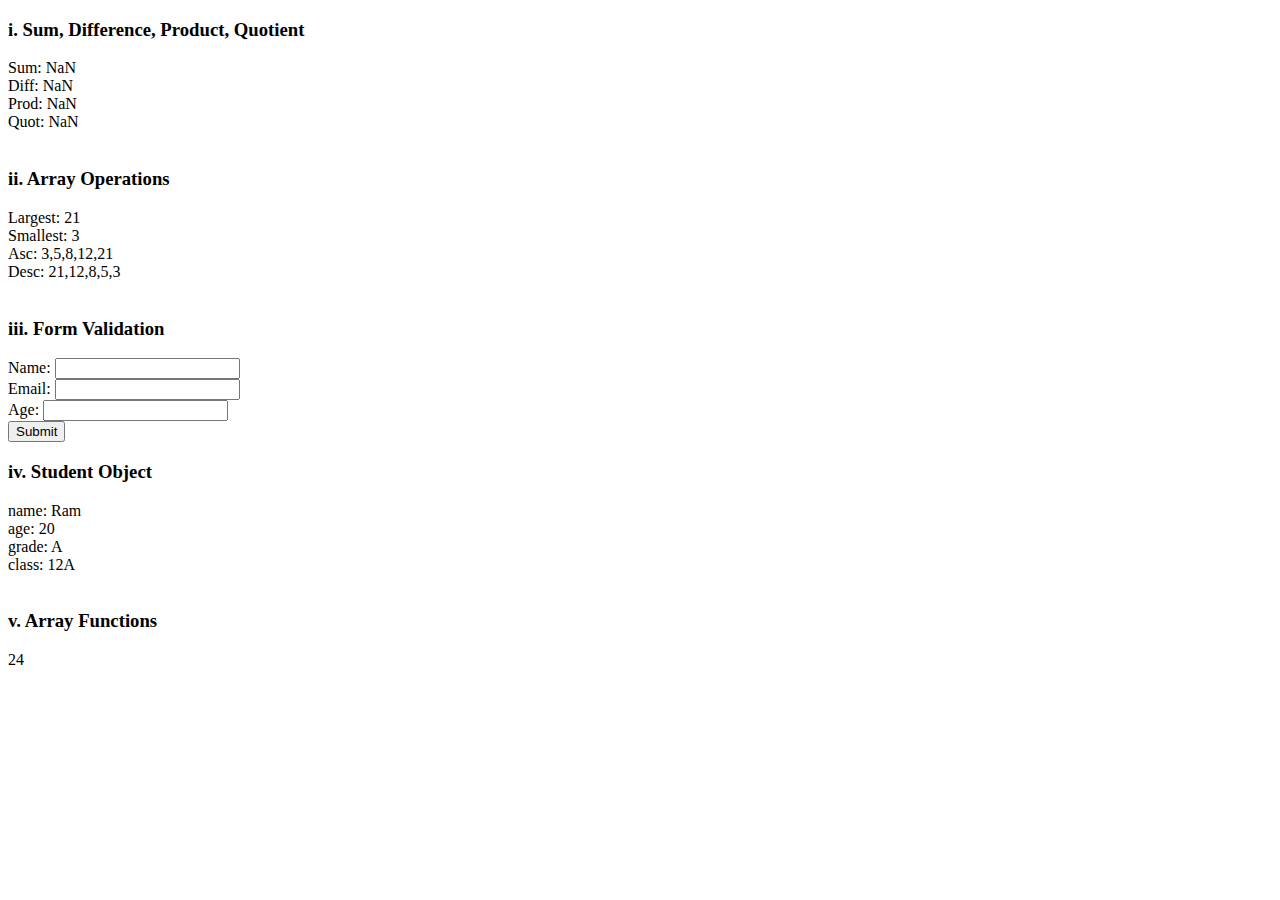
<file: assignment5/index.html>
<!DOCTYPE html>
<html>
<body>

<h3>i. Sum, Difference, Product, Quotient</h3>
<script>
var a = parseInt(prompt("Enter first number:"));
var b = parseInt(prompt("Enter second number:"));
document.write("Sum: " + (a+b) + "<br>");
document.write("Diff: " + (a-b) + "<br>");
document.write("Prod: " + (a*b) + "<br>");
document.write("Quot: " + (a/b) + "<br><br>");
</script>

<h3>ii. Array Operations</h3>
<script>
var arr = [12, 5, 8, 21, 3];
document.write("Largest: " + Math.max(...arr) + "<br>");
document.write("Smallest: " + Math.min(...arr) + "<br>");
document.write("Asc: " + arr.slice().sort((x,y)=>x-y) + "<br>");
document.write("Desc: " + arr.slice().sort((x,y)=>y-x) + "<br><br>");
</script>

<h3>iii. Form Validation</h3>
<form onsubmit="return check()">
Name: <input type="text" id="n"><br>
Email: <input type="text" id="e"><br>
Age: <input type="text" id="g"><br>
<input type="submit" value="Submit">
</form>
<script>
function check(){
  var n=document.getElementById("n").value;
  var e=document.getElementById("e").value;
  var g=parseInt(document.getElementById("g").value);
  if(n==""){alert("Enter name");return false;}
  if(!/^[^\s@]+@[^\s@]+\.[^\s@]+$/.test(e)){alert("Invalid email");return false;}
  if(g<18||g>100||isNaN(g)){alert("Invalid age");return false;}
  alert("Form OK");
  return true;
}
</script>

<h3>iv. Student Object</h3>
<script>
var st={name:"Ram",age:20,grade:"B"};
st.class="12A";
st.grade="A";
for(var k in st){document.write(k+": "+st[k]+"<br>");}
document.write("<br>");
</script>

<h3>v. Array Functions</h3>
<script>
function fun(arr){
  var r=arr.filter(x=>x%2==0).map(x=>x*2).reduce((s,x)=>s+x,0);
  return r;
}
document.write(fun([1,2,3,4,5,6]));
</script>

</body>
</html>
</file>
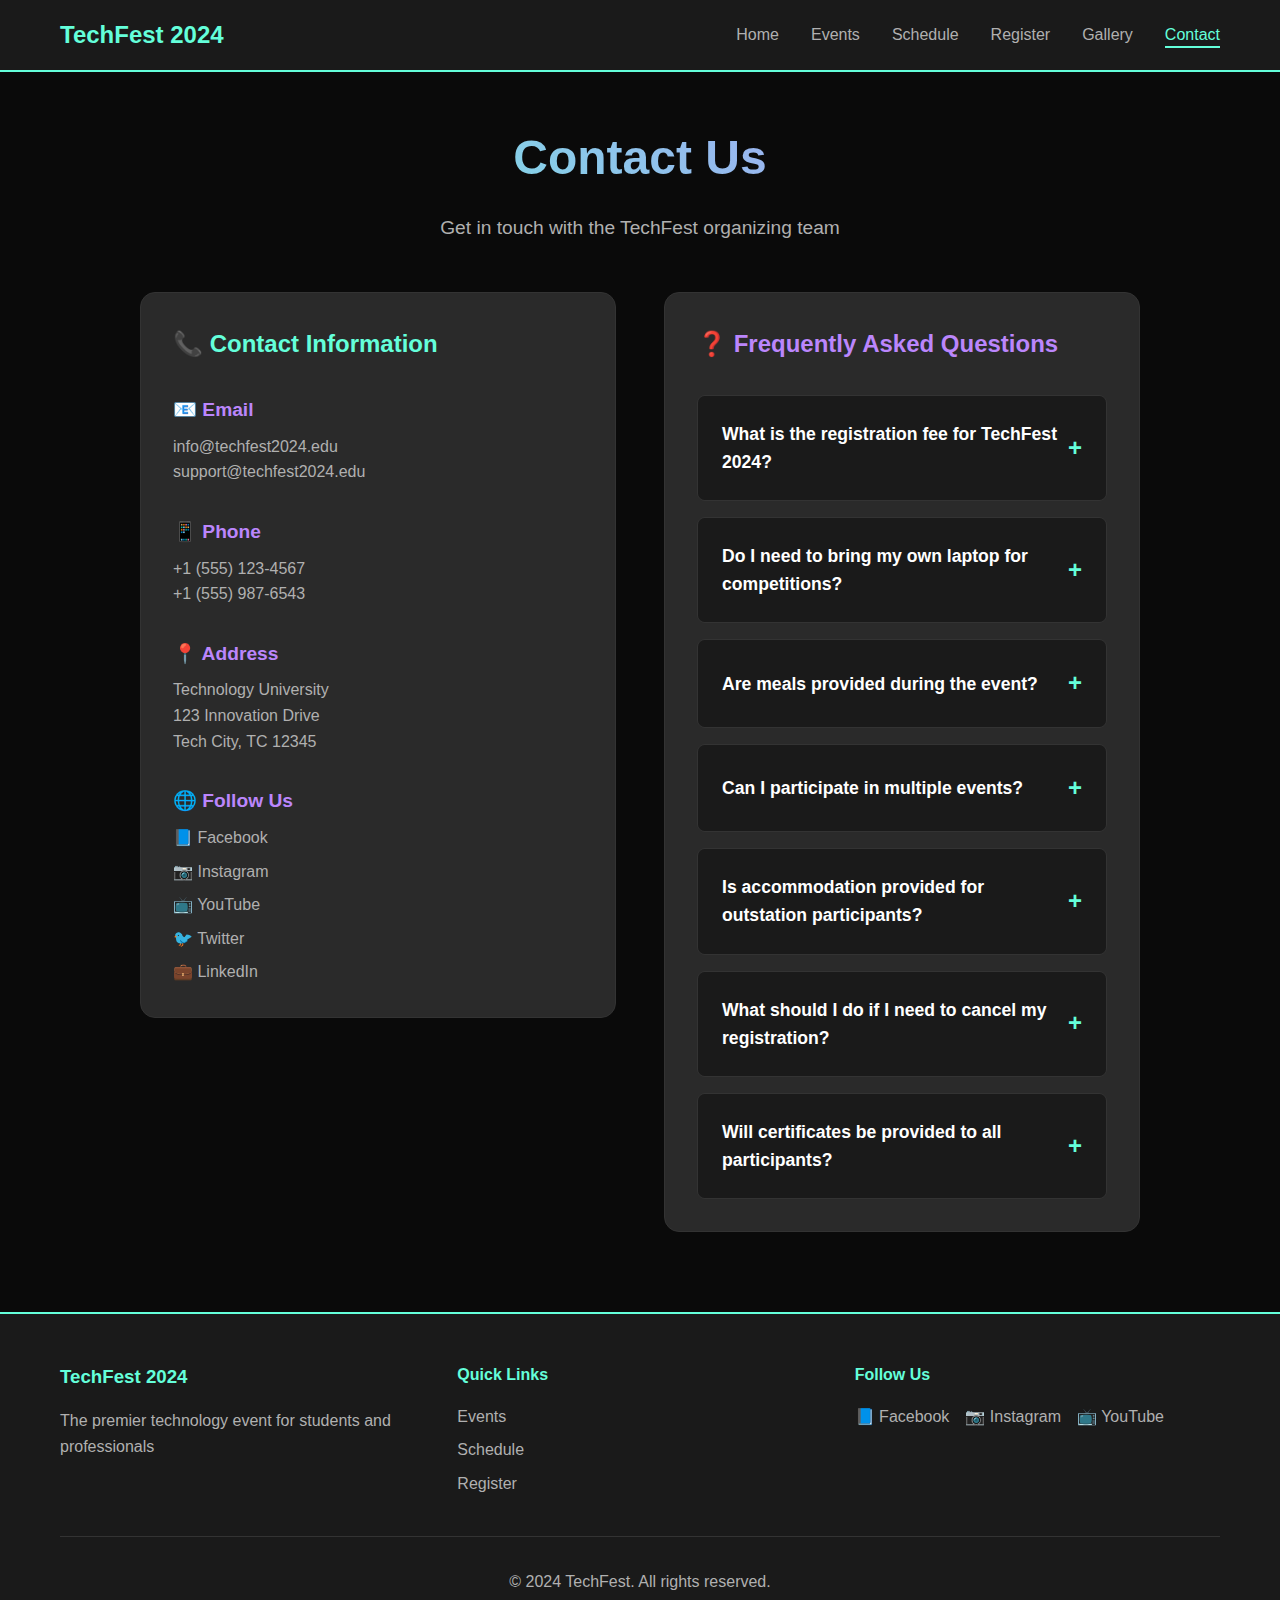
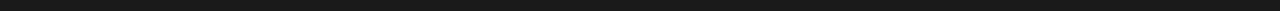
<file: assignment3&4/contact.html>
<!DOCTYPE html>
<html lang="en">
<head>
    <meta charset="UTF-8">
    <meta name="viewport" content="width=device-width, initial-scale=1.0">
    <title>Contact & FAQs - TechFest 2024</title>
    <link rel="stylesheet" href="style.css">
</head>
<body>
    <!-- Navigation -->
    <nav class="navbar">
        <div class="nav-container">
            <div class="nav-logo">
                <h2>TechFest 2024</h2>
            </div>
            <ul class="nav-menu">
                <li class="nav-item">
                    <a href="index.html" class="nav-link">Home</a>
                </li>
                <li class="nav-item">
                    <a href="events.html" class="nav-link">Events</a>
                </li>
                <li class="nav-item">
                    <a href="schedule.html" class="nav-link">Schedule</a>
                </li>
                <li class="nav-item">
                    <a href="register.html" class="nav-link">Register</a>
                </li>
                <li class="nav-item">
                    <a href="gallery.html" class="nav-link">Gallery</a>
                </li>
                <li class="nav-item">
                    <a href="contact.html" class="nav-link active">Contact</a>
                </li>
            </ul>
            <div class="hamburger">
                <span class="bar"></span>
                <span class="bar"></span>
                <span class="bar"></span>
            </div>
        </div>
    </nav>

    <!-- Contact Section -->
    <section class="contact-section">
        <div class="container">
            <h1 class="page-title">Contact Us</h1>
            <p class="page-description">Get in touch with the TechFest organizing team</p>

            <div class="contact-content">
                <div class="contact-info">
                    <h2>📞 Contact Information</h2>
                    <div class="contact-details">
                        <div class="contact-item">
                            <h3>📧 Email</h3>
                            <p>info@techfest2024.edu</p>
                            <p>support@techfest2024.edu</p>
                        </div>
                        
                        <div class="contact-item">
                            <h3>📱 Phone</h3>
                            <p>+1 (555) 123-4567</p>
                            <p>+1 (555) 987-6543</p>
                        </div>
                        
                        <div class="contact-item">
                            <h3>📍 Address</h3>
                            <p>Technology University<br>
                            123 Innovation Drive<br>
                            Tech City, TC 12345</p>
                        </div>
                        
                        <div class="contact-item">
                            <h3>🌐 Follow Us</h3>
                            <div class="social-links-contact">
                                <a href="#" class="social-link-contact">📘 Facebook</a>
                                <a href="#" class="social-link-contact">📷 Instagram</a>
                                <a href="#" class="social-link-contact">📺 YouTube</a>
                                <a href="#" class="social-link-contact">🐦 Twitter</a>
                                <a href="#" class="social-link-contact">💼 LinkedIn</a>
                            </div>
                        </div>
                    </div>
                </div>

                <div class="faq-section">
                    <h2>❓ Frequently Asked Questions</h2>
                    <div class="faq-container">
                        <div class="faq-item">
                            <div class="faq-question">
                                <h3>What is the registration fee for TechFest 2024?</h3>
                                <span class="faq-toggle">+</span>
                            </div>
                            <div class="faq-answer">
                                <p>TechFest 2024 is completely free for all students and professionals. We believe in making technology education accessible to everyone. Just register online and join us!</p>
                            </div>
                        </div>

                        <div class="faq-item">
                            <div class="faq-question">
                                <h3>Do I need to bring my own laptop for competitions?</h3>
                                <span class="faq-toggle">+</span>
                            </div>
                            <div class="faq-answer">
                                <p>Yes, participants are required to bring their own laptops for coding competitions and workshops. Make sure your device is fully charged and has the necessary software installed. We'll provide power outlets and WiFi.</p>
                            </div>
                        </div>

                        <div class="faq-item">
                            <div class="faq-question">
                                <h3>Are meals provided during the event?</h3>
                                <span class="faq-toggle">+</span>
                            </div>
                            <div class="faq-answer">
                                <p>Yes! We provide complimentary breakfast, lunch, and dinner for all three days. We also have snacks and beverages available throughout the event. Special dietary requirements can be accommodated - just mention them during registration.</p>
                            </div>
                        </div>

                        <div class="faq-item">
                            <div class="faq-question">
                                <h3>Can I participate in multiple events?</h3>
                                <span class="faq-toggle">+</span>
                            </div>
                            <div class="faq-answer">
                                <p>You can participate in multiple events as long as they don't conflict with each other time-wise. Check the schedule page to plan your participation. However, you can only win prizes in one main competition category.</p>
                            </div>
                        </div>

                        <div class="faq-item">
                            <div class="faq-question">
                                <h3>Is accommodation provided for outstation participants?</h3>
                                <span class="faq-toggle">+</span>
                            </div>
                            <div class="faq-answer">
                                <p>We can help arrange accommodation at nearby hostels and budget hotels. Contact us at least 2 weeks before the event with your accommodation requirements. We'll provide a list of recommended places with special rates for TechFest participants.</p>
                            </div>
                        </div>

                        <div class="faq-item">
                            <div class="faq-question">
                                <h3>What should I do if I need to cancel my registration?</h3>
                                <span class="faq-toggle">+</span>
                            </div>
                            <div class="faq-answer">
                                <p>You can cancel your registration up to 48 hours before the event by sending an email to support@techfest2024.edu. Since the event is free, there are no cancellation fees. This helps us manage capacity and resources better.</p>
                            </div>
                        </div>

                        <div class="faq-item">
                            <div class="faq-question">
                                <h3>Will certificates be provided to all participants?</h3>
                                <span class="faq-toggle">+</span>
                            </div>
                            <div class="faq-answer">
                                <p>Yes! All registered participants will receive a digital certificate of participation. Winners of competitions will receive special achievement certificates. Certificates will be emailed within one week after the event concludes.</p>
                            </div>
                        </div>
                    </div>
                </div>
            </div>
        </div>
    </section>

    <!-- Footer -->
    <footer class="footer">
        <div class="container">
            <div class="footer-content">
                <div class="footer-section">
                    <h3>TechFest 2024</h3>
                    <p>The premier technology event for students and professionals</p>
                </div>
                <div class="footer-section">
                    <h4>Quick Links</h4>
                    <ul>
                        <li><a href="events.html">Events</a></li>
                        <li><a href="schedule.html">Schedule</a></li>
                        <li><a href="register.html">Register</a></li>
                    </ul>
                </div>
                <div class="footer-section">
                    <h4>Follow Us</h4>
                    <div class="social-links">
                        <a href="#" class="social-link">📘 Facebook</a>
                        <a href="#" class="social-link">📷 Instagram</a>
                        <a href="#" class="social-link">📺 YouTube</a>
                    </div>
                </div>
            </div>
            <div class="footer-bottom">
                <p>&copy; 2024 TechFest. All rights reserved.</p>
            </div>
        </div>
    </footer>

    <script src="script.js"></script>
</body>
</html>
</file>
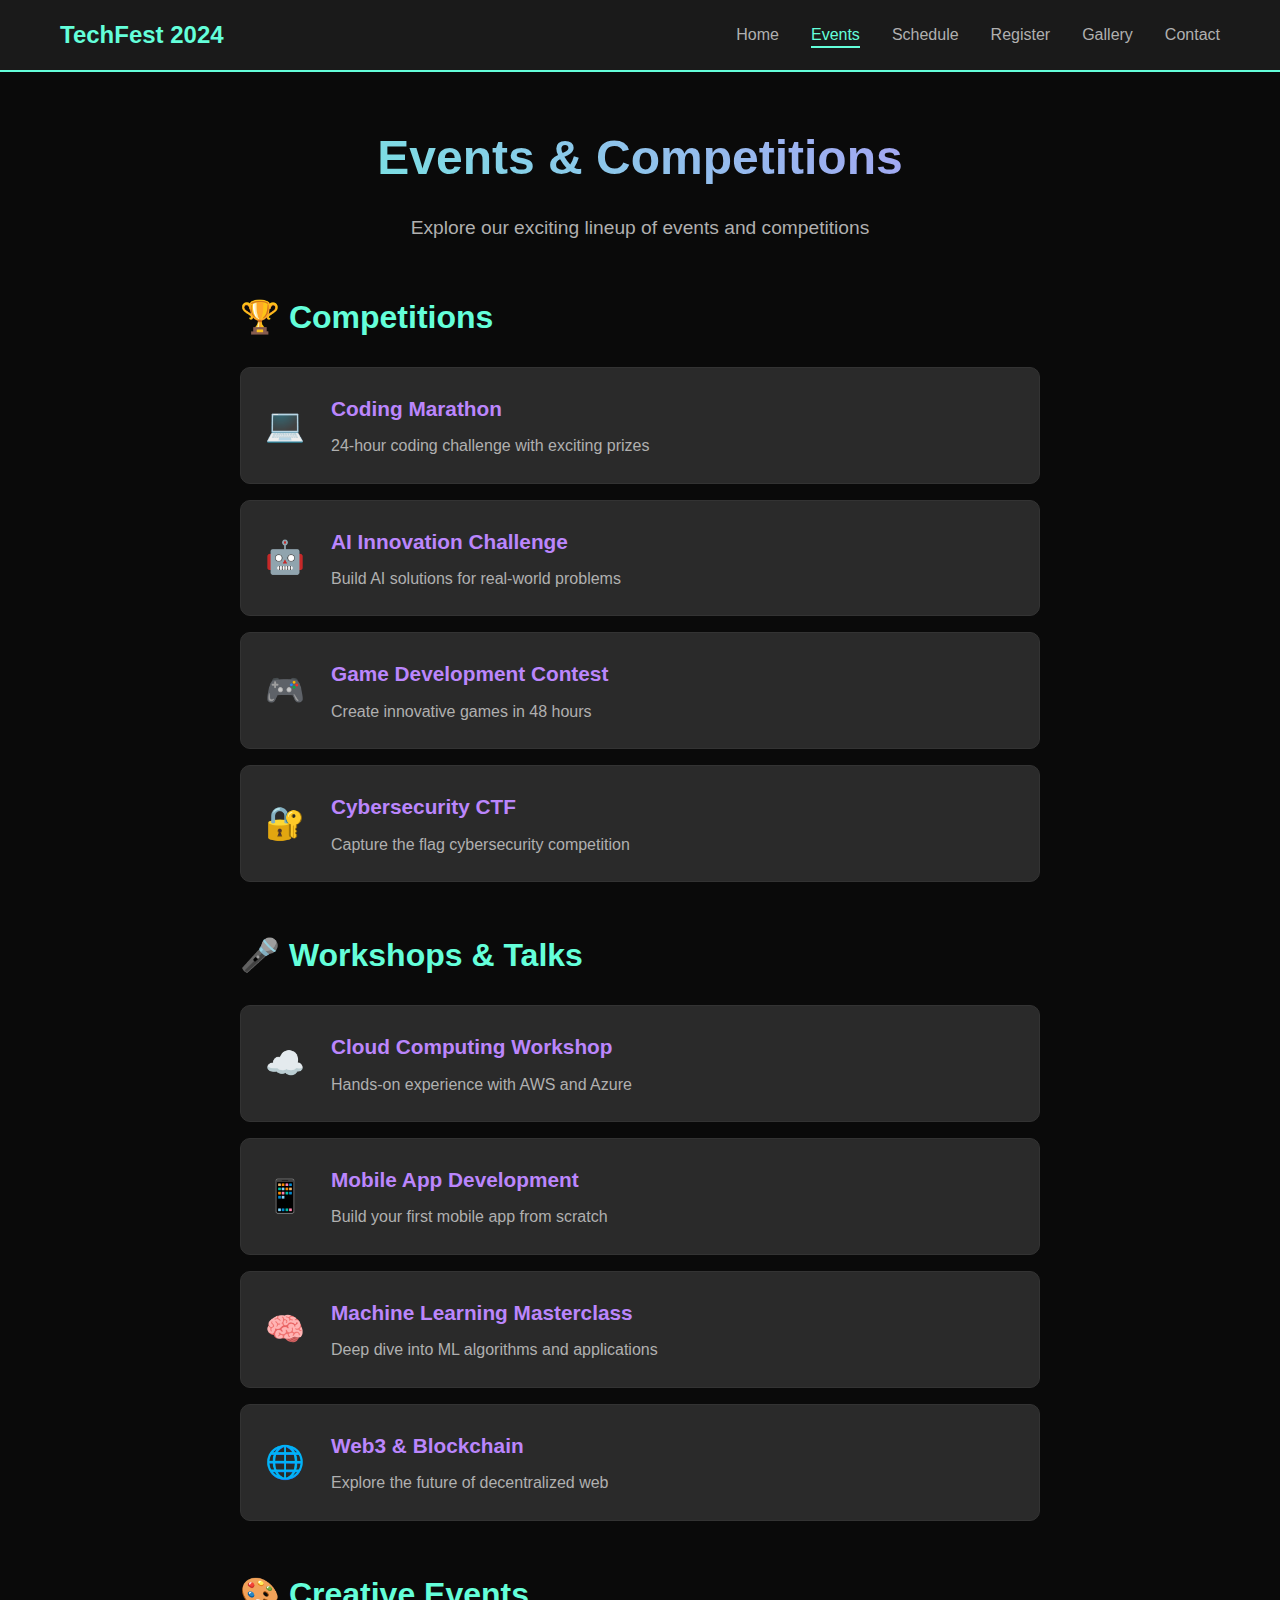
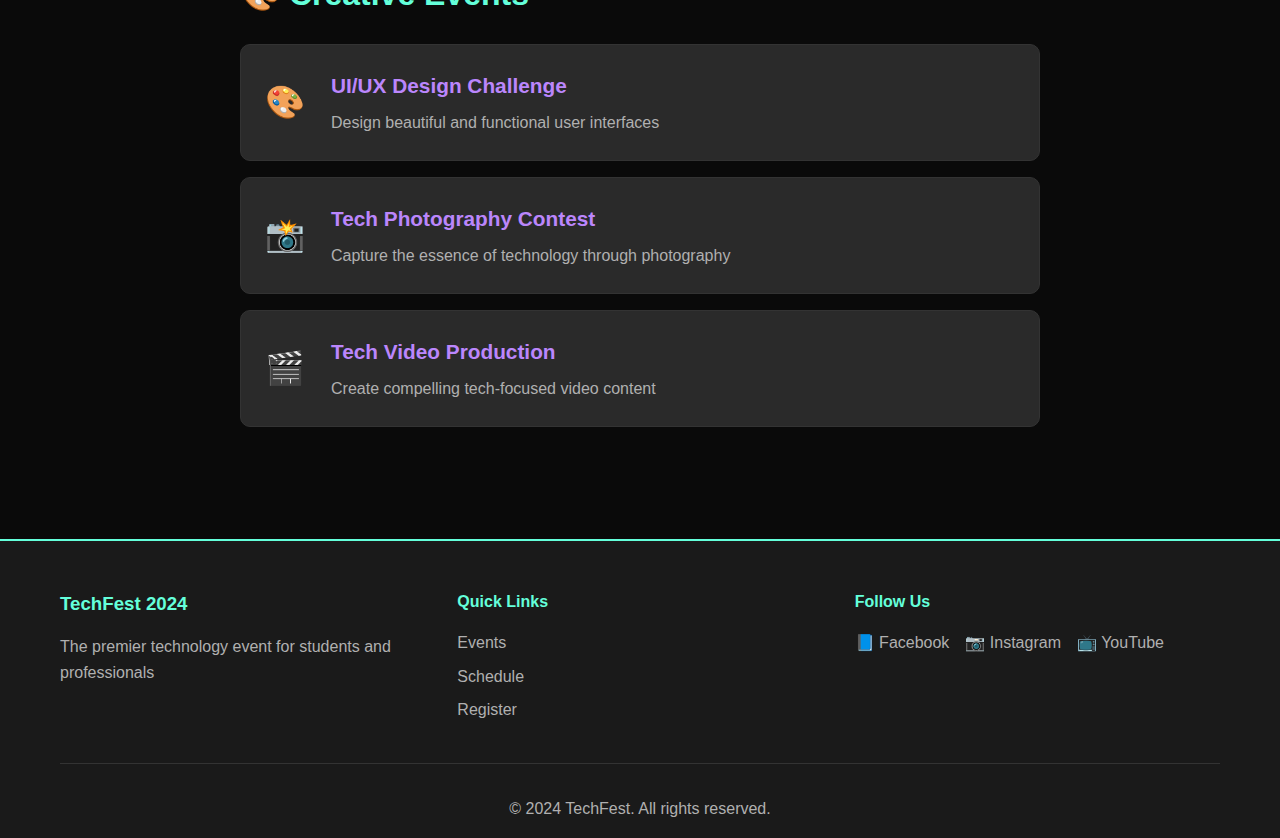
<file: assignment3&4/events.html>
<!DOCTYPE html>
<html lang="en">
<head>
    <meta charset="UTF-8">
    <meta name="viewport" content="width=device-width, initial-scale=1.0">
    <title>Events - TechFest 2024</title>
    <link rel="stylesheet" href="style.css">
</head>
<body>
    <!-- Navigation -->
    <nav class="navbar">
        <div class="nav-container">
            <div class="nav-logo">
                <h2>TechFest 2024</h2>
            </div>
            <ul class="nav-menu">
                <li class="nav-item">
                    <a href="index.html" class="nav-link">Home</a>
                </li>
                <li class="nav-item">
                    <a href="events.html" class="nav-link active">Events</a>
                </li>
                <li class="nav-item">
                    <a href="schedule.html" class="nav-link">Schedule</a>
                </li>
                <li class="nav-item">
                    <a href="register.html" class="nav-link">Register</a>
                </li>
                <li class="nav-item">
                    <a href="gallery.html" class="nav-link">Gallery</a>
                </li>
                <li class="nav-item">
                    <a href="contact.html" class="nav-link">Contact</a>
                </li>
            </ul>
            <div class="hamburger">
                <span class="bar"></span>
                <span class="bar"></span>
                <span class="bar"></span>
            </div>
        </div>
    </nav>

    <!-- Events Section -->
    <section class="events-section">
        <div class="container">
            <h1 class="page-title">Events & Competitions</h1>
            <p class="page-description">Explore our exciting lineup of events and competitions</p>

            <div class="events-categories">
                <h2 class="category-title">🏆 Competitions</h2>
                <ul class="events-list">
                    <li class="event-item">
                        <span class="event-icon">💻</span>
                        <div class="event-details">
                            <h3>Coding Marathon</h3>
                            <p>24-hour coding challenge with exciting prizes</p>
                        </div>
                    </li>
                    <li class="event-item">
                        <span class="event-icon">🤖</span>
                        <div class="event-details">
                            <h3>AI Innovation Challenge</h3>
                            <p>Build AI solutions for real-world problems</p>
                        </div>
                    </li>
                    <li class="event-item">
                        <span class="event-icon">🎮</span>
                        <div class="event-details">
                            <h3>Game Development Contest</h3>
                            <p>Create innovative games in 48 hours</p>
                        </div>
                    </li>
                    <li class="event-item">
                        <span class="event-icon">🔐</span>
                        <div class="event-details">
                            <h3>Cybersecurity CTF</h3>
                            <p>Capture the flag cybersecurity competition</p>
                        </div>
                    </li>
                </ul>

                <h2 class="category-title">🎤 Workshops & Talks</h2>
                <ol class="events-list">
                    <li class="event-item">
                        <span class="event-icon">☁️</span>
                        <div class="event-details">
                            <h3>Cloud Computing Workshop</h3>
                            <p>Hands-on experience with AWS and Azure</p>
                        </div>
                    </li>
                    <li class="event-item">
                        <span class="event-icon">📱</span>
                        <div class="event-details">
                            <h3>Mobile App Development</h3>
                            <p>Build your first mobile app from scratch</p>
                        </div>
                    </li>
                    <li class="event-item">
                        <span class="event-icon">🧠</span>
                        <div class="event-details">
                            <h3>Machine Learning Masterclass</h3>
                            <p>Deep dive into ML algorithms and applications</p>
                        </div>
                    </li>
                    <li class="event-item">
                        <span class="event-icon">🌐</span>
                        <div class="event-details">
                            <h3>Web3 & Blockchain</h3>
                            <p>Explore the future of decentralized web</p>
                        </div>
                    </li>
                </ol>

                <h2 class="category-title">🎨 Creative Events</h2>
                <ul class="events-list">
                    <li class="event-item">
                        <span class="event-icon">🎨</span>
                        <div class="event-details">
                            <h3>UI/UX Design Challenge</h3>
                            <p>Design beautiful and functional user interfaces</p>
                        </div>
                    </li>
                    <li class="event-item">
                        <span class="event-icon">📸</span>
                        <div class="event-details">
                            <h3>Tech Photography Contest</h3>
                            <p>Capture the essence of technology through photography</p>
                        </div>
                    </li>
                    <li class="event-item">
                        <span class="event-icon">🎬</span>
                        <div class="event-details">
                            <h3>Tech Video Production</h3>
                            <p>Create compelling tech-focused video content</p>
                        </div>
                    </li>
                </ul>
            </div>
        </div>
    </section>

    <!-- Footer -->
    <footer class="footer">
        <div class="container">
            <div class="footer-content">
                <div class="footer-section">
                    <h3>TechFest 2024</h3>
                    <p>The premier technology event for students and professionals</p>
                </div>
                <div class="footer-section">
                    <h4>Quick Links</h4>
                    <ul>
                        <li><a href="events.html">Events</a></li>
                        <li><a href="schedule.html">Schedule</a></li>
                        <li><a href="register.html">Register</a></li>
                    </ul>
                </div>
                <div class="footer-section">
                    <h4>Follow Us</h4>
                    <div class="social-links">
                        <a href="#" class="social-link">📘 Facebook</a>
                        <a href="#" class="social-link">📷 Instagram</a>
                        <a href="#" class="social-link">📺 YouTube</a>
                    </div>
                </div>
            </div>
            <div class="footer-bottom">
                <p>&copy; 2024 TechFest. All rights reserved.</p>
            </div>
        </div>
    </footer>

    <script src="script.js"></script>
</body>
</html>
</file>
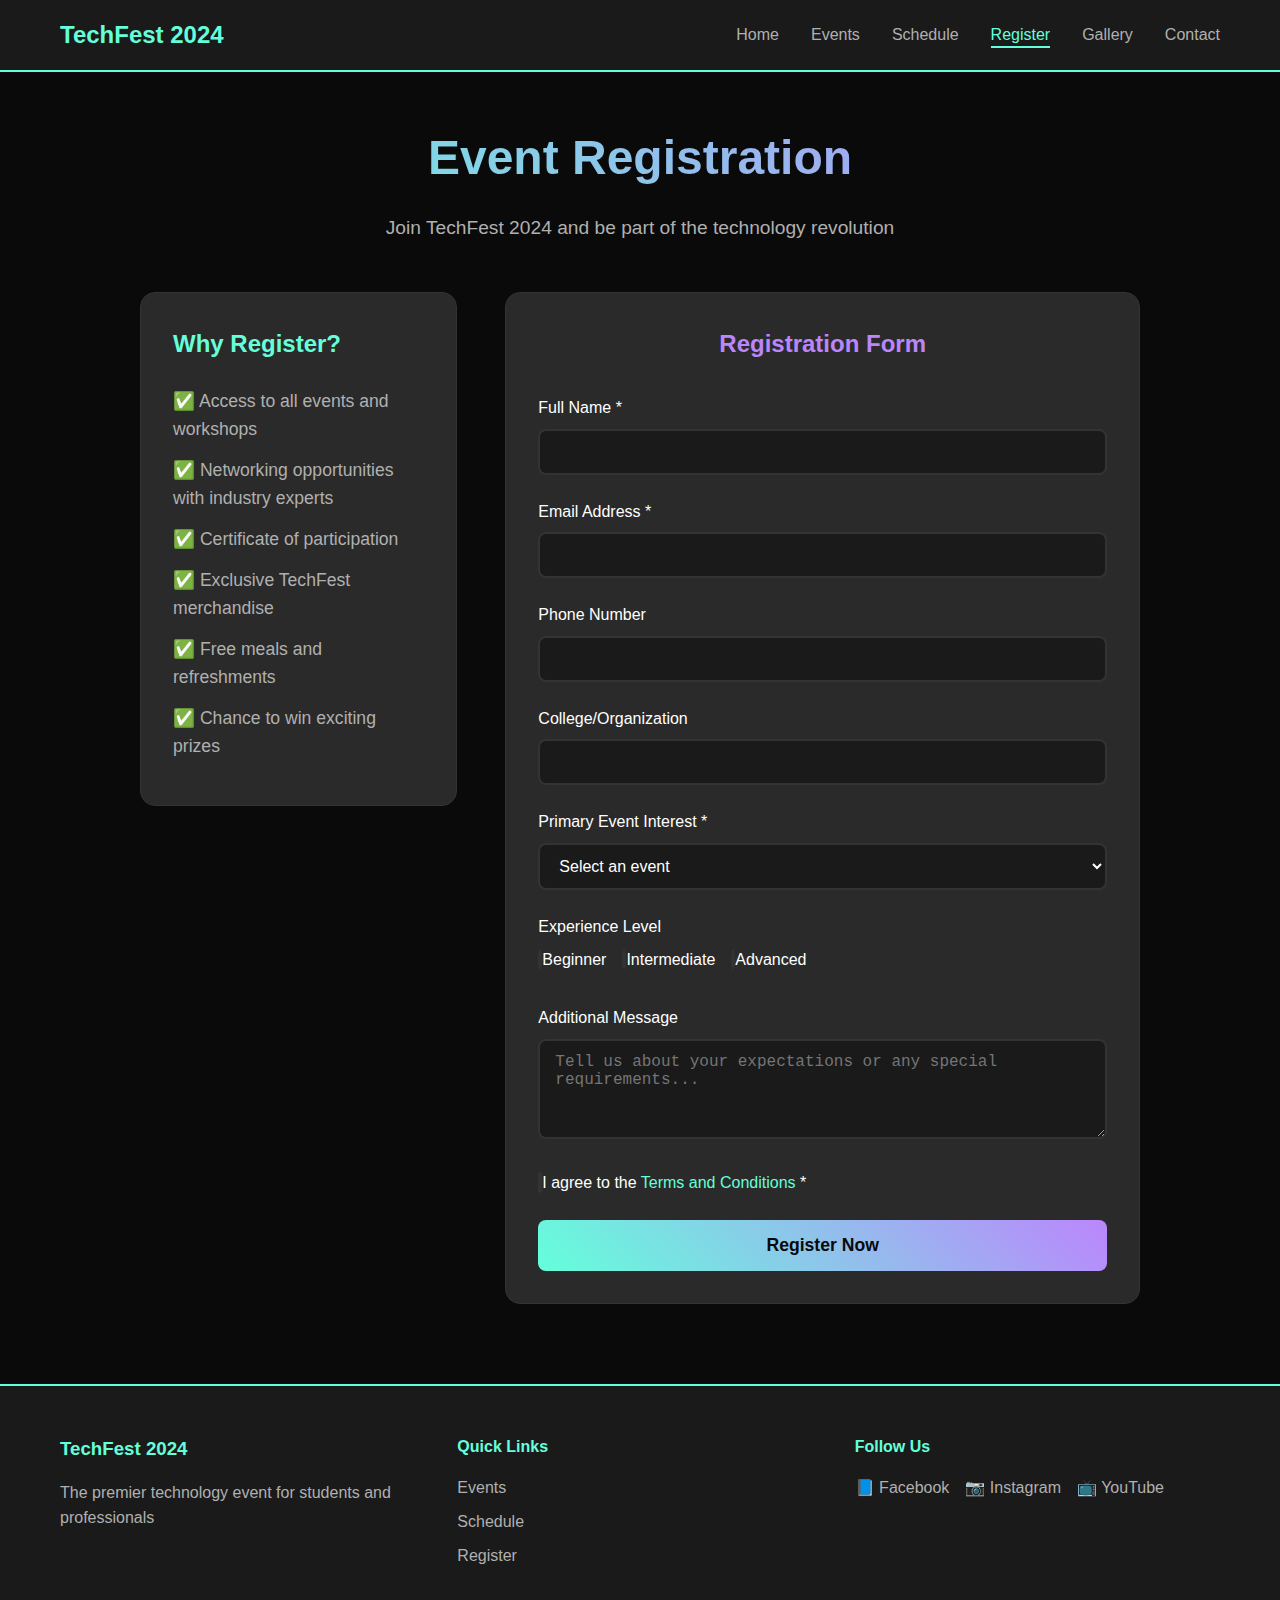
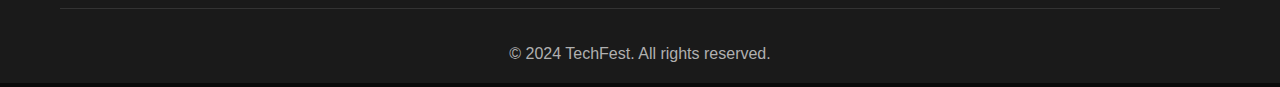
<file: assignment3&4/register.html>
<!DOCTYPE html>
<html lang="en">
<head>
    <meta charset="UTF-8">
    <meta name="viewport" content="width=device-width, initial-scale=1.0">
    <title>Register - TechFest 2024</title>
    <link rel="stylesheet" href="style.css">
</head>
<body>
    <!-- Navigation -->
    <nav class="navbar">
        <div class="nav-container">
            <div class="nav-logo">
                <h2>TechFest 2024</h2>
            </div>
            <ul class="nav-menu">
                <li class="nav-item">
                    <a href="index.html" class="nav-link">Home</a>
                </li>
                <li class="nav-item">
                    <a href="events.html" class="nav-link">Events</a>
                </li>
                <li class="nav-item">
                    <a href="schedule.html" class="nav-link">Schedule</a>
                </li>
                <li class="nav-item">
                    <a href="register.html" class="nav-link active">Register</a>
                </li>
                <li class="nav-item">
                    <a href="gallery.html" class="nav-link">Gallery</a>
                </li>
                <li class="nav-item">
                    <a href="contact.html" class="nav-link">Contact</a>
                </li>
            </ul>
            <div class="hamburger">
                <span class="bar"></span>
                <span class="bar"></span>
                <span class="bar"></span>
            </div>
        </div>
    </nav>

    <!-- Registration Section -->
    <section class="registration-section">
        <div class="container">
            <h1 class="page-title">Event Registration</h1>
            <p class="page-description">Join TechFest 2024 and be part of the technology revolution</p>

            <div class="registration-container">
                <div class="registration-info">
                    <h2>Why Register?</h2>
                    <ul class="benefits-list">
                        <li>✅ Access to all events and workshops</li>
                        <li>✅ Networking opportunities with industry experts</li>
                        <li>✅ Certificate of participation</li>
                        <li>✅ Exclusive TechFest merchandise</li>
                        <li>✅ Free meals and refreshments</li>
                        <li>✅ Chance to win exciting prizes</li>
                    </ul>
                </div>

                <div class="registration-form-container">
                    <form id="registrationForm" class="registration-form">
                        <h2>Registration Form</h2>
                        
                        <div class="form-group">
                            <label for="name">Full Name *</label>
                            <input type="text" id="name" name="name" required>
                            <span class="error-message" id="nameError"></span>
                        </div>

                        <div class="form-group">
                            <label for="email">Email Address *</label>
                            <input type="email" id="email" name="email" required>
                            <span class="error-message" id="emailError"></span>
                        </div>

                        <div class="form-group">
                            <label for="phone">Phone Number</label>
                            <input type="tel" id="phone" name="phone">
                        </div>

                        <div class="form-group">
                            <label for="college">College/Organization</label>
                            <input type="text" id="college" name="college">
                        </div>

                        <div class="form-group">
                            <label for="event">Primary Event Interest *</label>
                            <select id="event" name="event" required>
                                <option value="">Select an event</option>
                                <option value="coding-marathon">Coding Marathon</option>
                                <option value="ai-challenge">AI Innovation Challenge</option>
                                <option value="game-dev">Game Development Contest</option>
                                <option value="cybersecurity">Cybersecurity CTF</option>
                                <option value="ui-ux">UI/UX Design Challenge</option>
                                <option value="workshops">Workshops Only</option>
                            </select>
                            <span class="error-message" id="eventError"></span>
                        </div>

                        <div class="form-group">
                            <label for="experience">Experience Level</label>
                            <div class="radio-group">
                                <label class="radio-label">
                                    <input type="radio" name="experience" value="beginner">
                                    <span class="radio-custom"></span>
                                    Beginner
                                </label>
                                <label class="radio-label">
                                    <input type="radio" name="experience" value="intermediate">
                                    <span class="radio-custom"></span>
                                    Intermediate
                                </label>
                                <label class="radio-label">
                                    <input type="radio" name="experience" value="advanced">
                                    <span class="radio-custom"></span>
                                    Advanced
                                </label>
                            </div>
                        </div>

                        <div class="form-group">
                            <label for="message">Additional Message</label>
                            <textarea id="message" name="message" rows="4" placeholder="Tell us about your expectations or any special requirements..."></textarea>
                        </div>

                        <div class="form-group">
                            <label class="checkbox-label">
                                <input type="checkbox" id="terms" name="terms" required>
                                <span class="checkbox-custom"></span>
                                I agree to the <a href="#" class="terms-link">Terms and Conditions</a> *
                            </label>
                            <span class="error-message" id="termsError"></span>
                        </div>

                        <button type="submit" class="submit-button">Register Now</button>
                    </form>
                </div>
            </div>
        </div>
    </section>

    <!-- Footer -->
    <footer class="footer">
        <div class="container">
            <div class="footer-content">
                <div class="footer-section">
                    <h3>TechFest 2024</h3>
                    <p>The premier technology event for students and professionals</p>
                </div>
                <div class="footer-section">
                    <h4>Quick Links</h4>
                    <ul>
                        <li><a href="events.html">Events</a></li>
                        <li><a href="schedule.html">Schedule</a></li>
                        <li><a href="register.html">Register</a></li>
                    </ul>
                </div>
                <div class="footer-section">
                    <h4>Follow Us</h4>
                    <div class="social-links">
                        <a href="#" class="social-link">📘 Facebook</a>
                        <a href="#" class="social-link">📷 Instagram</a>
                        <a href="#" class="social-link">📺 YouTube</a>
                    </div>
                </div>
            </div>
            <div class="footer-bottom">
                <p>&copy; 2024 TechFest. All rights reserved.</p>
            </div>
        </div>
    </footer>

    <script src="script.js"></script>
</body>
</html>
</file>
<file: assignment3&4/style.css>
/* CSS Reset and Base Styles */
* {
  margin: 0;
  padding: 0;
  box-sizing: border-box;
}

:root {
  /* Dark Theme Color Palette */
  --primary-bg: #0a0a0a;
  --secondary-bg: #1a1a1a;
  --card-bg: #2a2a2a;
  --text-primary: #ffffff;
  --text-secondary: #b0b0b0;
  --accent-teal: #64ffda;
  --accent-purple: #bb86fc;
  --accent-hover: #4fd3b8;
  --border-color: #333333;
  --error-color: #ff6b6b;
  --success-color: #51cf66;
}

body {
  font-family: "Segoe UI", Tahoma, Geneva, Verdana, sans-serif;
  background-color: var(--primary-bg);
  color: var(--text-primary);
  line-height: 1.6;
  overflow-x: hidden;
}

.container {
  max-width: 1200px;
  margin: 0 auto;
  padding: 0 20px;
}

/* Navigation Styles */
.navbar {
  background-color: var(--secondary-bg);
  padding: 1rem 0;
  position: fixed;
  top: 0;
  width: 100%;
  z-index: 1000;
  border-bottom: 2px solid var(--accent-teal);
}

.nav-container {
  display: flex;
  justify-content: space-between;
  align-items: center;
  max-width: 1200px;
  margin: 0 auto;
  padding: 0 20px;
}

.nav-logo h2 {
  color: var(--accent-teal);
  font-size: 1.5rem;
  font-weight: bold;
}

.nav-menu {
  display: flex;
  list-style: none;
  gap: 2rem;
}

.nav-link {
  color: var(--text-secondary);
  text-decoration: none;
  font-weight: 500;
  transition: color 0.3s ease;
  position: relative;
}

.nav-link:hover,
.nav-link.active {
  color: var(--accent-teal);
}

.nav-link.active::after {
  content: "";
  position: absolute;
  bottom: -5px;
  left: 0;
  width: 100%;
  height: 2px;
  background-color: var(--accent-teal);
}

.hamburger {
  display: none;
  flex-direction: column;
  cursor: pointer;
}

.bar {
  width: 25px;
  height: 3px;
  background-color: var(--text-primary);
  margin: 3px 0;
  transition: 0.3s;
}

/* Hero Section */
.hero {
  display: flex;
  align-items: center;
  min-height: 100vh;
  padding: 120px 20px 60px;
  background: linear-gradient(135deg, var(--primary-bg) 0%, var(--secondary-bg) 100%);
  gap: 3rem;
  max-width: 1200px;
  margin: 0 auto;
}

.hero-content {
  flex: 1;
}

.hero-title {
  font-size: 3.5rem;
  font-weight: bold;
  margin-bottom: 1rem;
  background: linear-gradient(45deg, var(--accent-teal), var(--accent-purple));
  -webkit-background-clip: text;
  -webkit-text-fill-color: transparent;
  background-clip: text;
}

.hero-date {
  font-size: 1.5rem;
  color: var(--accent-teal);
  margin-bottom: 1.5rem;
  font-weight: 600;
}

.hero-description {
  font-size: 1.2rem;
  color: var(--text-secondary);
  margin-bottom: 2rem;
  line-height: 1.8;
}

.cta-button {
  display: inline-block;
  background: linear-gradient(45deg, var(--accent-teal), var(--accent-purple));
  color: var(--primary-bg);
  padding: 15px 30px;
  text-decoration: none;
  border-radius: 50px;
  font-weight: bold;
  font-size: 1.1rem;
  transition: transform 0.3s ease, box-shadow 0.3s ease;
}

.cta-button:hover {
  transform: translateY(-3px);
  box-shadow: 0 10px 25px rgba(100, 255, 218, 0.3);
}

.hero-video {
  flex: 1;
}

.hero-video video {
  width: 100%;
  border-radius: 15px;
  box-shadow: 0 20px 40px rgba(0, 0, 0, 0.3);
}

/* Highlights Section */
.highlights {
  padding: 80px 0;
  background-color: var(--secondary-bg);
}

.section-title {
  text-align: center;
  font-size: 2.5rem;
  margin-bottom: 3rem;
  color: var(--accent-teal);
}

.highlights-grid {
  display: grid;
  grid-template-columns: repeat(auto-fit, minmax(300px, 1fr));
  gap: 2rem;
}

.highlight-card {
  background-color: var(--card-bg);
  padding: 2rem;
  border-radius: 15px;
  text-align: center;
  transition: transform 0.3s ease, box-shadow 0.3s ease;
  border: 1px solid var(--border-color);
}

.highlight-card:hover {
  transform: translateY(-10px);
  box-shadow: 0 15px 30px rgba(100, 255, 218, 0.2);
}

.highlight-icon {
  font-size: 3rem;
  margin-bottom: 1rem;
}

.highlight-card h3 {
  color: var(--accent-purple);
  margin-bottom: 1rem;
  font-size: 1.5rem;
}

/* Page Styles */
.page-title {
  font-size: 3rem;
  text-align: center;
  margin: 120px 0 1rem;
  background: linear-gradient(45deg, var(--accent-teal), var(--accent-purple));
  -webkit-background-clip: text;
  -webkit-text-fill-color: transparent;
  background-clip: text;
}

.page-description {
  text-align: center;
  font-size: 1.2rem;
  color: var(--text-secondary);
  margin-bottom: 3rem;
}

/* Events Page Styles */
.events-section {
  padding: 0 0 80px;
}

.events-categories {
  max-width: 800px;
  margin: 0 auto;
}

.category-title {
  font-size: 2rem;
  color: var(--accent-teal);
  margin: 3rem 0 1.5rem;
  display: flex;
  align-items: center;
  gap: 0.5rem;
}

.events-list {
  list-style: none;
  margin-bottom: 2rem;
}

.event-item {
  display: flex;
  align-items: center;
  background-color: var(--card-bg);
  margin-bottom: 1rem;
  padding: 1.5rem;
  border-radius: 10px;
  transition: all 0.3s ease;
  border: 1px solid var(--border-color);
  gap: 1rem;
}

.event-item:hover {
  background-color: var(--secondary-bg);
  transform: translateX(10px);
  box-shadow: 0 5px 15px rgba(100, 255, 218, 0.1);
}

.event-icon {
  font-size: 2rem;
  min-width: 50px;
}

.event-details h3 {
  color: var(--accent-purple);
  margin-bottom: 0.5rem;
  font-size: 1.3rem;
}

.event-details p {
  color: var(--text-secondary);
}

/* Schedule Page Styles */
.schedule-section {
  padding: 0 0 80px;
}

.audio-greeting {
  text-align: center;
  margin-bottom: 3rem;
  background-color: var(--card-bg);
  padding: 2rem;
  border-radius: 15px;
  border: 1px solid var(--border-color);
}

.audio-greeting h3 {
  color: var(--accent-teal);
  margin-bottom: 1rem;
}

.audio-greeting audio {
  width: 100%;
  max-width: 400px;
}

.schedule-table-container {
  margin-bottom: 3rem;
}

.schedule-table-container h2 {
  color: var(--accent-purple);
  margin: 2rem 0 1rem;
  font-size: 1.8rem;
}

.schedule-table {
  width: 100%;
  border-collapse: collapse;
  background-color: var(--card-bg);
  border-radius: 10px;
  overflow: hidden;
  margin-bottom: 2rem;
  box-shadow: 0 5px 15px rgba(0, 0, 0, 0.2);
}

.schedule-table th {
  background-color: var(--accent-teal);
  color: var(--primary-bg);
  padding: 1rem;
  text-align: left;
  font-weight: bold;
}

.schedule-table td {
  padding: 1rem;
  border-bottom: 1px solid var(--border-color);
}

.schedule-table tr:nth-child(even) {
  background-color: var(--secondary-bg);
}

.schedule-table tr:hover {
  background-color: var(--border-color);
}

/* Registration Page Styles */
.registration-section {
  padding: 0 0 80px;
}

.registration-container {
  display: grid;
  grid-template-columns: 1fr 2fr;
  gap: 3rem;
  max-width: 1000px;
  margin: 0 auto;
}

.registration-info {
  background-color: var(--card-bg);
  padding: 2rem;
  border-radius: 15px;
  border: 1px solid var(--border-color);
  height: fit-content;
}

.registration-info h2 {
  color: var(--accent-teal);
  margin-bottom: 1.5rem;
}

.benefits-list {
  list-style: none;
}

.benefits-list li {
  margin-bottom: 0.8rem;
  color: var(--text-secondary);
  font-size: 1.1rem;
}

.registration-form-container {
  background-color: var(--card-bg);
  padding: 2rem;
  border-radius: 15px;
  border: 1px solid var(--border-color);
}

.registration-form h2 {
  color: var(--accent-purple);
  margin-bottom: 2rem;
  text-align: center;
}

.form-group {
  margin-bottom: 1.5rem;
}

.form-group label {
  display: block;
  margin-bottom: 0.5rem;
  color: var(--text-primary);
  font-weight: 500;
}

.form-group input,
.form-group select,
.form-group textarea {
  width: 100%;
  padding: 12px 15px;
  background-color: var(--secondary-bg);
  border: 2px solid var(--border-color);
  border-radius: 8px;
  color: var(--text-primary);
  font-size: 1rem;
  transition: border-color 0.3s ease;
}

.form-group input:focus,
.form-group select:focus,
.form-group textarea:focus {
  outline: none;
  border-color: var(--accent-teal);
  box-shadow: 0 0 0 3px rgba(100, 255, 218, 0.1);
}

.radio-group {
  display: flex;
  gap: 1rem;
  flex-wrap: wrap;
}

.radio-label {
  display: flex;
  align-items: center;
  gap: 0.5rem;
  cursor: pointer;
  color: var(--text-secondary);
}

.radio-label input[type="radio"] {
  display: none;
}

.radio-custom {
  width: 20px;
  height: 20px;
  border: 2px solid var(--border-color);
  border-radius: 50%;
  position: relative;
  transition: border-color 0.3s ease;
}

.radio-label input[type="radio"]:checked + .radio-custom {
  border-color: var(--accent-teal);
}

.radio-label input[type="radio"]:checked + .radio-custom::after {
  content: "";
  position: absolute;
  top: 50%;
  left: 50%;
  transform: translate(-50%, -50%);
  width: 10px;
  height: 10px;
  background-color: var(--accent-teal);
  border-radius: 50%;
}

.checkbox-label {
  display: flex;
  align-items: center;
  gap: 0.5rem;
  cursor: pointer;
  color: var(--text-secondary);
}

.checkbox-label input[type="checkbox"] {
  display: none;
}

.checkbox-custom {
  width: 20px;
  height: 20px;
  border: 2px solid var(--border-color);
  border-radius: 4px;
  position: relative;
  transition: border-color 0.3s ease;
}

.checkbox-label input[type="checkbox"]:checked + .checkbox-custom {
  border-color: var(--accent-teal);
  background-color: var(--accent-teal);
}

.checkbox-label input[type="checkbox"]:checked + .checkbox-custom::after {
  content: "✓";
  position: absolute;
  top: 50%;
  left: 50%;
  transform: translate(-50%, -50%);
  color: var(--primary-bg);
  font-weight: bold;
  font-size: 14px;
}

.terms-link {
  color: var(--accent-teal);
  text-decoration: none;
}

.terms-link:hover {
  text-decoration: underline;
}

.error-message {
  color: var(--error-color);
  font-size: 0.9rem;
  margin-top: 0.5rem;
  display: block;
}

.submit-button {
  width: 100%;
  background: linear-gradient(45deg, var(--accent-teal), var(--accent-purple));
  color: var(--primary-bg);
  padding: 15px;
  border: none;
  border-radius: 8px;
  font-size: 1.1rem;
  font-weight: bold;
  cursor: pointer;
  transition: transform 0.3s ease, box-shadow 0.3s ease;
}

.submit-button:hover {
  transform: translateY(-2px);
  box-shadow: 0 8px 20px rgba(100, 255, 218, 0.3);
}

.submit-button:active {
  transform: translateY(0);
}

/* Gallery Page Styles */
.gallery-section {
  padding: 0 0 80px;
}

.gallery-categories {
  display: flex;
  justify-content: center;
  gap: 1rem;
  margin-bottom: 3rem;
  flex-wrap: wrap;
}

.category-btn {
  background-color: var(--card-bg);
  color: var(--text-secondary);
  border: 2px solid var(--border-color);
  padding: 10px 20px;
  border-radius: 25px;
  cursor: pointer;
  transition: all 0.3s ease;
  font-weight: 500;
}

.category-btn:hover,
.category-btn.active {
  background-color: var(--accent-teal);
  color: var(--primary-bg);
  border-color: var(--accent-teal);
}

.gallery-grid {
  display: grid;
  grid-template-columns: repeat(auto-fit, minmax(300px, 1fr));
  gap: 2rem;
}

.gallery-item {
  position: relative;
  border-radius: 15px;
  overflow: hidden;
  transition: transform 0.3s ease, box-shadow 0.3s ease;
  background-color: var(--card-bg);
}

.gallery-item:hover {
  transform: scale(1.05);
  box-shadow: 0 15px 30px rgba(100, 255, 218, 0.3);
}

.gallery-item img {
  width: 100%;
  height: 250px;
  object-fit: cover;
  transition: transform 0.3s ease;
}

.gallery-item:hover img {
  transform: scale(1.1);
}

.gallery-overlay {
  position: absolute;
  bottom: 0;
  left: 0;
  right: 0;
  background: linear-gradient(transparent, rgba(0, 0, 0, 0.8));
  color: var(--text-primary);
  padding: 2rem 1.5rem 1.5rem;
  transform: translateY(100%);
  transition: transform 0.3s ease;
}

.gallery-item:hover .gallery-overlay {
  transform: translateY(0);
}

.gallery-overlay h3 {
  color: var(--accent-teal);
  margin-bottom: 0.5rem;
  font-size: 1.2rem;
}

/* Contact Page Styles */
.contact-section {
  padding: 0 0 80px;
}

.contact-content {
  display: grid;
  grid-template-columns: 1fr 1fr;
  gap: 3rem;
  max-width: 1000px;
  margin: 0 auto;
}

.contact-info {
  background-color: var(--card-bg);
  padding: 2rem;
  border-radius: 15px;
  border: 1px solid var(--border-color);
  height: fit-content;
}

.contact-info h2 {
  color: var(--accent-teal);
  margin-bottom: 2rem;
}

.contact-details {
  display: flex;
  flex-direction: column;
  gap: 2rem;
}

.contact-item h3 {
  color: var(--accent-purple);
  margin-bottom: 0.5rem;
  font-size: 1.2rem;
}

.contact-item p {
  color: var(--text-secondary);
  line-height: 1.6;
}

.social-links-contact {
  display: flex;
  flex-direction: column;
  gap: 0.5rem;
}

.social-link-contact {
  color: var(--text-secondary);
  text-decoration: none;
  transition: color 0.3s ease;
}

.social-link-contact:hover {
  color: var(--accent-teal);
}

/* FAQ Styles */
.faq-section {
  background-color: var(--card-bg);
  padding: 2rem;
  border-radius: 15px;
  border: 1px solid var(--border-color);
}

.faq-section h2 {
  color: var(--accent-purple);
  margin-bottom: 2rem;
}

.faq-container {
  display: flex;
  flex-direction: column;
  gap: 1rem;
}

.faq-item {
  border: 1px solid var(--border-color);
  border-radius: 8px;
  overflow: hidden;
}

.faq-question {
  display: flex;
  justify-content: space-between;
  align-items: center;
  padding: 1.5rem;
  background-color: var(--secondary-bg);
  cursor: pointer;
  transition: background-color 0.3s ease;
}

.faq-question:hover {
  background-color: var(--border-color);
}

.faq-question h3 {
  color: var(--text-primary);
  font-size: 1.1rem;
  margin: 0;
}

.faq-toggle {
  font-size: 1.5rem;
  color: var(--accent-teal);
  font-weight: bold;
  transition: transform 0.3s ease;
}

.faq-item.active .faq-toggle {
  transform: rotate(45deg);
}

.faq-answer {
  padding: 0 1.5rem;
  background-color: var(--primary-bg);
  max-height: 0;
  overflow: hidden;
  transition: max-height 0.3s ease, padding 0.3s ease;
}

.faq-item.active .faq-answer {
  max-height: 200px;
  padding: 1.5rem;
}

.faq-answer p {
  color: var(--text-secondary);
  line-height: 1.6;
  margin: 0;
}

/* Footer Styles */
.footer {
  background-color: var(--secondary-bg);
  padding: 3rem 0 1rem;
  border-top: 2px solid var(--accent-teal);
}

.footer-content {
  display: grid;
  grid-template-columns: repeat(auto-fit, minmax(250px, 1fr));
  gap: 2rem;
  margin-bottom: 2rem;
}

.footer-section h3,
.footer-section h4 {
  color: var(--accent-teal);
  margin-bottom: 1rem;
}

.footer-section p {
  color: var(--text-secondary);
  line-height: 1.6;
}

.footer-section ul {
  list-style: none;
}

.footer-section ul li {
  margin-bottom: 0.5rem;
}

.footer-section ul li a {
  color: var(--text-secondary);
  text-decoration: none;
  transition: color 0.3s ease;
}

.footer-section ul li a:hover {
  color: var(--accent-teal);
}

.social-links {
  display: flex;
  gap: 1rem;
  flex-wrap: wrap;
}

.social-link {
  color: var(--text-secondary);
  text-decoration: none;
  transition: color 0.3s ease;
}

.social-link:hover {
  color: var(--accent-teal);
}

.footer-bottom {
  text-align: center;
  padding-top: 2rem;
  border-top: 1px solid var(--border-color);
  color: var(--text-secondary);
}

/* Responsive Design */
@media screen and (max-width: 768px) {
  .hamburger {
    display: flex;
  }

  .nav-menu {
    position: fixed;
    left: -100%;
    top: 70px;
    flex-direction: column;
    background-color: var(--secondary-bg);
    width: 100%;
    text-align: center;
    transition: 0.3s;
    box-shadow: 0 10px 27px rgba(0, 0, 0, 0.05);
    padding: 2rem 0;
  }

  .nav-menu.active {
    left: 0;
  }

  .nav-menu li {
    margin: 1rem 0;
  }

  .hero {
    flex-direction: column;
    text-align: center;
    padding: 100px 20px 40px;
  }

  .hero-title {
    font-size: 2.5rem;
  }

  .highlights-grid {
    grid-template-columns: 1fr;
  }

  .page-title {
    font-size: 2rem;
    margin: 100px 0 1rem;
  }

  .registration-container {
    grid-template-columns: 1fr;
  }

  .contact-content {
    grid-template-columns: 1fr;
  }

  .schedule-table {
    font-size: 0.9rem;
  }

  .schedule-table th,
  .schedule-table td {
    padding: 0.5rem;
  }

  .gallery-grid {
    grid-template-columns: 1fr;
  }

  .gallery-categories {
    justify-content: flex-start;
    overflow-x: auto;
    padding-bottom: 1rem;
  }

  .category-btn {
    white-space: nowrap;
  }
}

@media screen and (max-width: 480px) {
  .container {
    padding: 0 15px;
  }

  .hero-title {
    font-size: 2rem;
  }

  .hero-description {
    font-size: 1rem;
  }

  .section-title {
    font-size: 2rem;
  }

  .page-title {
    font-size: 1.8rem;
  }

  .highlight-card,
  .registration-info,
  .registration-form-container,
  .contact-info,
  .faq-section {
    padding: 1.5rem;
  }

  .radio-group {
    flex-direction: column;
    gap: 0.5rem;
  }
}

/* Animation Classes */
@keyframes fadeInUp {
  from {
    opacity: 0;
    transform: translateY(30px);
  }
  to {
    opacity: 1;
    transform: translateY(0);
  }
}

.fade-in-up {
  animation: fadeInUp 0.6s ease-out;
}

/* Utility Classes */
.text-center {
  text-align: center;
}

.mb-2 {
  margin-bottom: 1rem;
}

.mb-3 {
  margin-bottom: 1.5rem;
}

.hidden {
  display: none;
}

/* Focus States for Accessibility */
button:focus,
input:focus,
select:focus,
textarea:focus,
a:focus {
  outline: 2px solid var(--accent-teal);
  outline-offset: 2px;
}

/* Print Styles */
@media print {
  .navbar,
  .footer {
    display: none;
  }

  body {
    background-color: white;
    color: black;
  }

  .page-title {
    color: black;
  }
}
</file>
